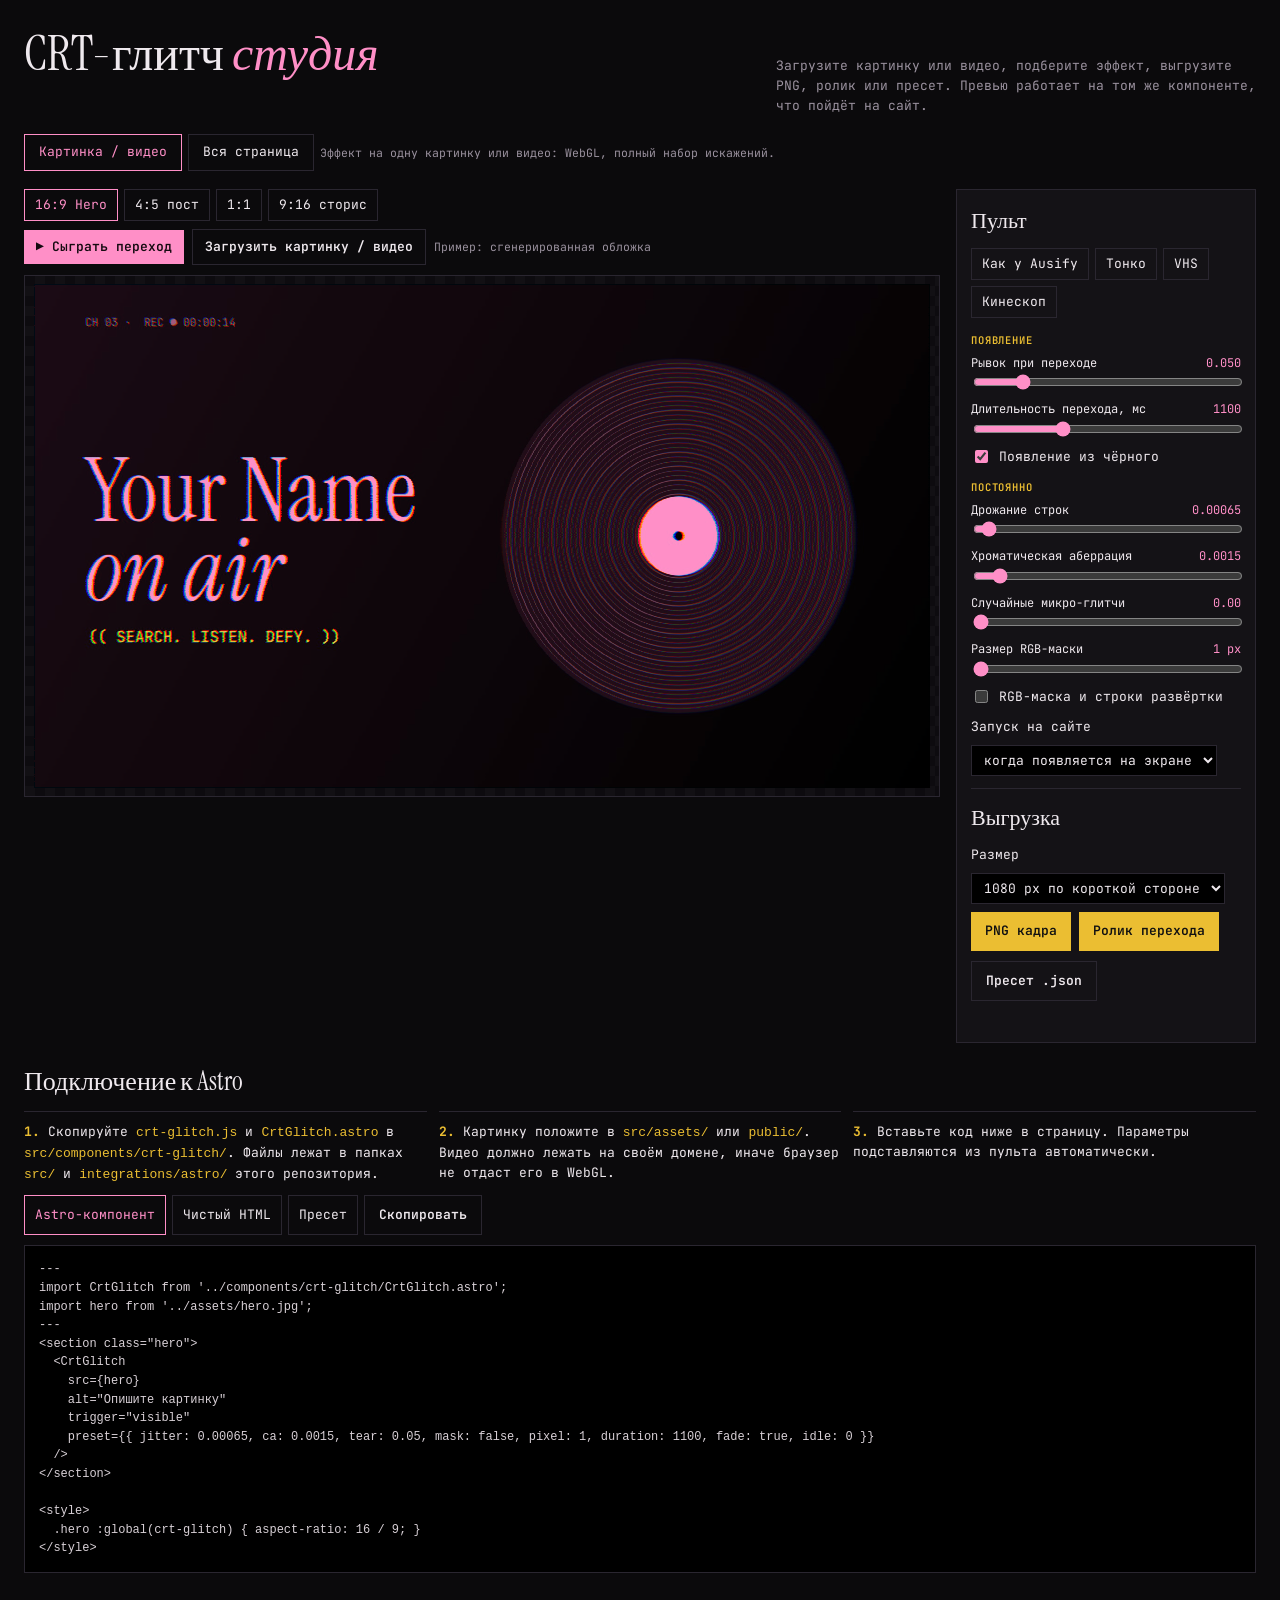
<file: index.html>
<!doctype html>
<html lang="ru">
<head>
<meta charset="utf-8">
<meta name="viewport" content="width=device-width, initial-scale=1">
<title>CRT Glitch Studio</title>
<meta name="description" content="Студия CRT/глитч-эффекта на WebGL: подбор параметров, экспорт PNG, видео и пресетов, готовый компонент для сайта.">
<link rel="preconnect" href="https://fonts.googleapis.com">
<link rel="stylesheet" href="https://fonts.googleapis.com/css2?family=Instrument+Serif:ital@0;1&family=JetBrains+Mono:wght@400;600&display=swap">
<link rel="stylesheet" href="src/studio.css">
<script type="module" src="src/crt-glitch.js"></script>
<script type="module" src="src/crt-overlay.js"></script>
<script type="module" src="src/studio.js"></script>
</head>
<body>
<div class="wrap">
  <header>
    <h1>CRT-глитч <em>студия</em></h1>
    <p class="sub">Загрузите картинку или видео, подберите эффект, выгрузите PNG, ролик или пресет. Превью работает на том же компоненте, что пойдёт на сайт.</p>
  </header>

  <div class="bar mode" role="group" aria-label="Режим">
    <button class="chip" data-mode="media" aria-pressed="true" type="button">Картинка / видео</button>
    <button class="chip" data-mode="page" aria-pressed="false" type="button">Вся страница</button>
    <span class="hint" id="modeHint">Эффект на одну картинку или видео: WebGL, полный набор искажений.</span>
  </div>

  <div class="grid">
    <div class="left">
      <div class="toolbar">
        <div class="bar" id="arBar" role="group" aria-label="Формат кадра">
          <button class="chip" data-ar="16/9" aria-pressed="true" type="button">16:9 Hero</button>
          <button class="chip" data-ar="4/5" aria-pressed="false" type="button">4:5 пост</button>
          <button class="chip" data-ar="1/1" aria-pressed="false" type="button">1:1</button>
          <button class="chip" data-ar="9/16" aria-pressed="false" type="button">9:16 сторис</button>
        </div>
        <div class="row tools">
          <button class="btn" id="play" type="button">▶ Сыграть переход</button>
          <label class="btn ghost file" id="fileBtn" for="file">Загрузить картинку / видео<input type="file" id="file" accept="image/*,video/mp4,video/webm,video/quicktime"></label>
          <span class="hint" id="srcName">Пример: сгенерированная обложка</span>
          <button class="chip" id="resetSrc" type="button" hidden>× Вернуть пример</button>
        </div>
      </div>
      <div class="frame"><div id="stage"></div></div>
    </div>

    <div class="panel">
      <h2>Пульт</h2>
      <div class="bar" role="group" aria-label="Пресеты">
        <button class="chip" data-preset="ausify" type="button">Как у Ausify</button>
        <button class="chip" data-preset="subtle" type="button">Тонко</button>
        <button class="chip" data-preset="vhs" type="button">VHS</button>
        <button class="chip" data-preset="tube" type="button">Кинескоп</button>
      </div>
      <div id="mediaCtrls" class="ctrls">
      <h3>Появление</h3>
      <div class="ctrl"><label for="tear"><span>Рывок при переходе</span><span id="tearV"></span></label>
        <input id="tear" type="range" min="0" max="0.3" step="0.005"></div>
      <div class="ctrl"><label for="duration"><span>Длительность перехода, мс</span><span id="durationV"></span></label>
        <input id="duration" type="range" min="200" max="3000" step="50"></div>
      <label class="check"><input type="checkbox" id="fade"> Появление из чёрного</label>
      <h3>Постоянно</h3>
      <div class="ctrl"><label for="jitter"><span>Дрожание строк</span><span id="jitterV"></span></label>
        <input id="jitter" type="range" min="0" max="0.02" step="0.00005"></div>
      <div class="ctrl"><label for="ca"><span>Хроматическая аберрация</span><span id="caV"></span></label>
        <input id="ca" type="range" min="0" max="0.02" step="0.0001"></div>
      <div class="ctrl"><label for="idle"><span>Случайные микро-глитчи</span><span id="idleV"></span></label>
        <input id="idle" type="range" min="0" max="1" step="0.05"></div>
      <div class="ctrl"><label for="pixel"><span>Размер RGB-маски</span><span id="pixelV"></span></label>
        <input id="pixel" type="range" min="1" max="8" step="1"></div>
      <label class="check"><input type="checkbox" id="mask"> RGB-маска и строки развёртки</label>
      </div>

      <div id="pageCtrls" class="ctrls" hidden>
      <h3>Глитч: загрузка и переходы</h3>
      <div class="ctrl"><label for="o-tear"><span>Рывок строк, px</span><span id="o-tearV"></span></label>
        <input id="o-tear" type="range" min="0" max="160" step="1"></div>
      <div class="ctrl"><label for="o-ca"><span>Разъезд цветов, px</span><span id="o-caV"></span></label>
        <input id="o-ca" type="range" min="0" max="20" step="0.5"></div>
      <div class="ctrl"><label for="o-duration"><span>Длительность глитча, мс</span><span id="o-durationV"></span></label>
        <input id="o-duration" type="range" min="200" max="3000" step="50"></div>
      <div class="ctrl"><label for="o-idle"><span>Случайные микро-глитчи</span><span id="o-idleV"></span></label>
        <input id="o-idle" type="range" min="0" max="1" step="0.05"></div>
      <label class="check"><input type="checkbox" id="o-fade"> Появление из чёрного</label>
      <label class="check"><input type="checkbox" id="o-links"> Глитч при переходе по ссылкам</label>
      <h3>Накладка: видна всё время</h3>
      <div class="ctrl"><label for="o-scan"><span>Строки развёртки</span><span id="o-scanV"></span></label>
        <input id="o-scan" type="range" min="0" max="1" step="0.05"></div>
      <div class="ctrl"><label for="o-mask"><span>RGB-маска</span><span id="o-maskV"></span></label>
        <input id="o-mask" type="range" min="0" max="1" step="0.05"></div>
      <div class="ctrl"><label for="o-pixel"><span>Шаг строк и маски</span><span id="o-pixelV"></span></label>
        <input id="o-pixel" type="range" min="1" max="8" step="1"></div>
      <div class="ctrl"><label for="o-vignette"><span>Затемнение по краям</span><span id="o-vignetteV"></span></label>
        <input id="o-vignette" type="range" min="0" max="1" step="0.05"></div>
      <div class="ctrl"><label for="o-flicker"><span>Мерцание</span><span id="o-flickerV"></span></label>
        <input id="o-flicker" type="range" min="0" max="1" step="0.05"></div>
      </div>
      <div class="row" id="triggerRow"><label for="trigger">Запуск на сайте</label>
        <select id="trigger">
          <option value="visible">когда появляется на экране</option>
          <option value="load">сразу при загрузке</option>
          <option value="hover">при наведении</option>
          <option value="none">только из кода</option>
        </select></div>

      <hr class="sep">
      <h2>Выгрузка</h2>
      <div id="mediaExport" class="ctrls">
      <div class="row"><label for="res">Размер</label>
        <select id="res">
          <option value="1080">1080 px по короткой стороне</option>
          <option value="1440">1440 px</option>
          <option value="720">720 px</option>
          <option value="screen">как на экране</option>
        </select></div>
      <div class="row">
        <button class="btn y" id="png" type="button">PNG кадра</button>
        <button class="btn y" id="rec" type="button">Ролик перехода</button>
      </div>
      </div>
      <div class="row"><button class="btn ghost" id="json" type="button">Пресет .json</button></div>
      <div class="status" id="status" role="status" aria-live="polite"></div>
    </div>
  </div>

  <section class="code">
    <h2 id="codeTitle">Подключение к Astro</h2>
    <div class="steps" id="mediaSteps">
      <div class="step"><b>1.</b> Скопируйте <code>crt-glitch.js</code> и <code>CrtGlitch.astro</code> в <code>src/components/crt-glitch/</code>. Файлы лежат в папках <code>src/</code> и <code>integrations/astro/</code> этого репозитория.</div>
      <div class="step"><b>2.</b> Картинку положите в <code>src/assets/</code> или <code>public/</code>. Видео должно лежать на своём домене, иначе браузер не отдаст его в WebGL.</div>
      <div class="step"><b>3.</b> Вставьте код ниже в страницу. Параметры подставляются из пульта автоматически.</div>
    </div>
    <div class="steps" id="pageSteps" hidden>
      <div class="step"><b>1.</b> Скопируйте <code>crt-overlay.js</code> из папки <code>src/</code> в свой проект.</div>
      <div class="step"><b>2.</b> Вставьте код ниже в общий шаблон сайта (layout) перед <code>&lt;/body&gt;</code>. Эффект появится на всех страницах.</div>
      <div class="step"><b>3.</b> Картинки, текст и кнопки остаются обычным HTML: текст выделяется, ссылки работают, поисковики всё видят.</div>
    </div>
    <div class="tabs" role="group" aria-label="Вариант кода">
      <button class="chip" data-code="astro" aria-pressed="true" type="button">Astro-компонент</button>
      <button class="chip" data-code="html" aria-pressed="false" type="button">Чистый HTML</button>
      <button class="chip" data-code="json" aria-pressed="false" type="button">Пресет</button>
      <button class="btn ghost" id="copy" type="button">Скопировать</button>
    </div>
    <pre id="snippet"></pre>
  </section>
</div>
</body>
</html>
</file>
<file: src/studio.css>
/* Layout: слева большое превью, справа узкий липкий пульт; ниже — код подключения. На телефоне стопкой. */
:root{
  --bg:#0b0a0c; --panel:#141216; --line:#2a2630; --fg:#efe9ee; --muted:#9a919e;
  --pink:#ff8fc7; --yellow:#ebbe32; --ok:#8fe3a8;
  --display:"Instrument Serif", Georgia, serif;
  --mono:"JetBrains Mono", ui-monospace, Menlo, Consolas, monospace;
  color-scheme:dark;
}
*{box-sizing:border-box}
html,body{background:var(--bg);color:var(--fg)}
body{font-family:var(--mono);font-size:13px;line-height:1.55;padding-inline:16px;padding-block:22px 48px}
.wrap{max-width:1680px;margin:0 auto;display:flex;flex-direction:column;gap:18px}
header{display:flex;flex-wrap:wrap;align-items:baseline;justify-content:space-between;gap:8px 24px}
h1{font-family:var(--display);font-weight:400;font-size:clamp(32px,5vw,48px);line-height:1;margin:0}
h1 em{color:var(--pink)}
.sub{color:var(--muted);margin:0;max-width:60ch}
.grid{display:grid;grid-template-columns:minmax(0,1fr) 300px;gap:16px;align-items:start}
@media (max-width:860px){.grid{grid-template-columns:1fr}}
.left{display:flex;flex-direction:column;gap:10px;min-width:0}
.frame{background:repeating-conic-gradient(#121014 0 25%,#0d0b0f 0 50%) 0 0/20px 20px;border:1px solid var(--line);
  display:flex;align-items:center;justify-content:center;padding:8px;min-height:260px}
#stage{width:100%;max-width:100%;background:#000;overflow:hidden;container-type:inline-size}
#stage crt-glitch{width:100%;height:100%}
#stage img,#stage video{display:block;width:100%;height:100%;object-fit:cover}
.bar{display:flex;flex-wrap:wrap;gap:6px;align-items:center}
.chip{background:transparent;color:var(--fg);border:1px solid var(--line);font:inherit;padding:5px 10px;cursor:pointer}
.chip[aria-pressed="true"]{border-color:var(--pink);color:var(--pink)}
.panel{background:var(--panel);border:1px solid var(--line);padding:14px;display:flex;flex-direction:column;gap:10px;min-width:0;
  position:sticky;top:12px;max-height:calc(100vh - 24px);overflow-y:auto;scrollbar-width:thin}
@media (max-width:860px){.panel{position:static;max-height:none}}
.panel h2{font-family:var(--display);font-weight:400;font-size:22px;margin:0}
.ctrl{display:flex;flex-direction:column;gap:2px}
.ctrl label{display:flex;justify-content:space-between;gap:8px}
.ctrl label span:last-child{color:var(--pink);font-variant-numeric:tabular-nums}
.ctrl small,.hint{color:var(--muted);font-size:11.5px}
input[type=range]{width:100%;accent-color:var(--pink)}
select{background:#000;color:var(--fg);border:1px solid var(--line);font:inherit;padding:5px 8px}
.row{display:flex;flex-wrap:wrap;gap:8px;align-items:center}
.btn{background:var(--pink);color:#140a10;border:0;font:inherit;font-weight:600;padding:9px 14px;cursor:pointer}
.btn.ghost{background:transparent;color:var(--fg);border:1px solid var(--line)}
.btn.y{background:var(--yellow);color:#111}
.btn:disabled{opacity:.45;cursor:not-allowed}
.btn:focus-visible,.chip:focus-visible,input:focus-visible,select:focus-visible,.file:focus-within{outline:2px solid var(--yellow);outline-offset:2px}
.check{display:flex;gap:8px;align-items:center;cursor:pointer}
.check input{accent-color:var(--pink)}
.file{position:relative}
.file input{position:absolute;opacity:0;width:1px;height:1px}
.sep{border:0;border-top:1px solid var(--line);margin:2px 0}
.status{min-height:1.4em;color:var(--ok);font-size:12px}
.status.err{color:#ff8f8f}
.code{display:flex;flex-direction:column;gap:10px}
.code h2{font-family:var(--display);font-weight:400;font-size:26px;margin:0}
.tabs{display:flex;flex-wrap:wrap;gap:6px}
pre{background:#000;border:1px solid var(--line);padding:14px;overflow-x:auto;margin:0;font-size:12px;line-height:1.55;color:#d8d0d6;white-space:pre}
.steps{display:grid;grid-template-columns:repeat(auto-fit,minmax(230px,1fr));gap:12px}
.step{border-top:1px solid var(--line);padding-top:10px;min-width:0}
.step b{color:var(--yellow)}
code{color:var(--yellow)}
[hidden]{display:none!important}
.ctrls{display:flex;flex-direction:column;gap:8px}
.panel h3{margin:6px 0 -2px;font:600 10.5px/1.3 var(--mono);letter-spacing:.08em;text-transform:uppercase;color:var(--yellow)}
.ctrl{gap:0}
.ctrl label{font-size:12px}
.mode .chip{padding:7px 14px}
/* демо-страница в режиме «Вся страница» */
#stage .demo{height:100%;padding:5% 6%;display:flex;flex-direction:column;gap:4%;background:radial-gradient(ellipse at 70% 20%,#2a0f1f,#000 70%);color:var(--fg);font-size:clamp(7px,1.9cqw,14px);overflow:hidden}
.demo nav{display:flex;justify-content:space-between;align-items:center;gap:12px}
.demo nav b{color:var(--pink);letter-spacing:.08em}
.demo nav span{display:flex;gap:1.6em}
.demo a{color:var(--fg);text-decoration:none}
.demo a:hover{color:var(--pink)}
.demo h3{font-family:var(--display);font-weight:400;font-size:7.5cqw;line-height:1;margin:2% 0 0;color:var(--pink)}
.demo p{margin:0;max-width:52ch;color:#d8cfd6}
.demo-row{display:flex;gap:10px;flex-wrap:wrap}
.demo-btn{background:var(--pink);color:#140a10!important;font-weight:600;padding:.7em 1.2em}
.demo-btn.ghost{background:transparent;color:var(--fg)!important;border:1px solid #5a4553}
.demo-cards{display:grid;grid-template-columns:repeat(3,1fr);gap:3%;margin-top:auto}
.demo-cards div{border:1px solid #3a2a35;padding:6%;display:flex;flex-direction:column;gap:8px}
.demo-cards i{display:block;aspect-ratio:16/9;background:linear-gradient(135deg,#ff8fc7,#ebbe32)}
.demo-cards span{color:var(--muted);font-size:.9em}
.toolbar{display:flex;flex-wrap:wrap;gap:8px 16px;align-items:center;justify-content:space-between}
.tools .btn{padding:7px 12px}
@media (max-width:860px){.frame{min-height:0}}
</file>
